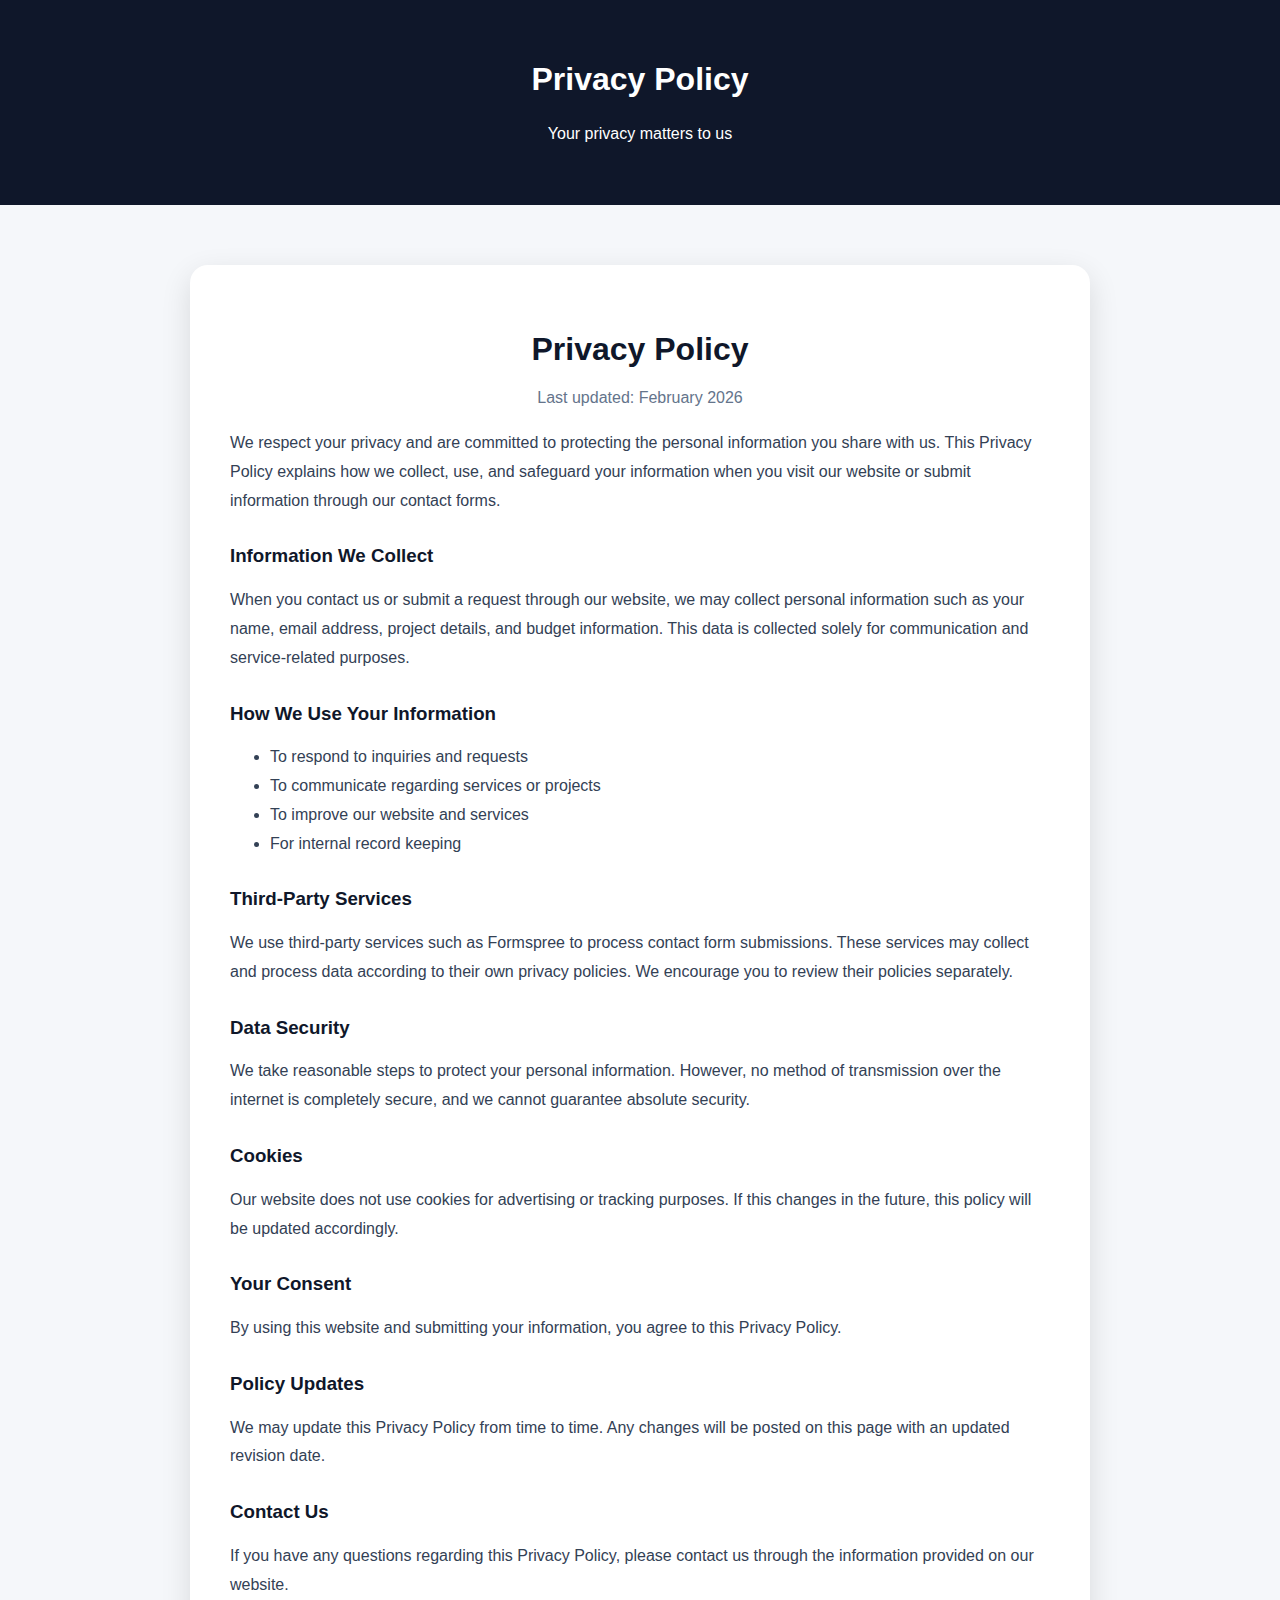
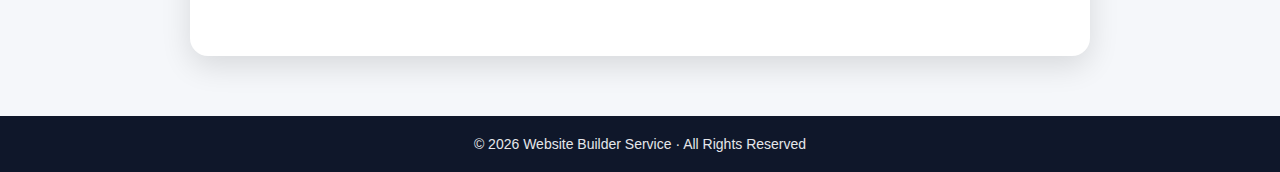
<file: privacy.html>
<!DOCTYPE html>
<html lang="en">
<head>
  <meta charset="UTF-8">
  <meta name="viewport" content="width=device-width, initial-scale=1.0">
  <title>Privacy Policy | Website Builder Service</title>

  <style>
    body {
      font-family: Arial, sans-serif;
      margin: 0;
      background: #f5f7fa;
      color: #334155;
    }

    header {
      background: #0f172a;
      color: #ffffff;
      padding: 40px 20px;
      text-align: center;
    }

    section {
      max-width: 900px;
      margin: auto;
      padding: 60px 20px;
    }

    .card {
      background: #ffffff;
      padding: 40px;
      border-radius: 18px;
      box-shadow: 0 10px 30px rgba(0,0,0,0.12);
    }

    h2 {
      color: #0f172a;
      font-size: 32px;
      margin-bottom: 10px;
      text-align: center;
    }

    h3 {
      color: #0f172a;
      margin-top: 30px;
    }

    p, li {
      font-size: 16px;
      line-height: 1.8;
    }

    footer {
      background: #0f172a;
      color: #e5e7eb;
      text-align: center;
      padding: 20px;
      font-size: 14px;
    }

    a {
      color: #22c55e;
      text-decoration: none;
    }
  </style>
</head>

<body>

<header>
  <h1>Privacy Policy</h1>
  <p>Your privacy matters to us</p>
</header>

<section>
  <div class="card">

    <h2>Privacy Policy</h2>
    <p style="text-align:center; color:#64748b;">Last updated: February 2026</p>

    <p>
      We respect your privacy and are committed to protecting the personal information you share with us.
      This Privacy Policy explains how we collect, use, and safeguard your information when you visit our website
      or submit information through our contact forms.
    </p>

    <h3>Information We Collect</h3>
    <p>
      When you contact us or submit a request through our website, we may collect personal information such as
      your name, email address, project details, and budget information.
      This data is collected solely for communication and service-related purposes.
    </p>

    <h3>How We Use Your Information</h3>
    <ul>
      <li>To respond to inquiries and requests</li>
      <li>To communicate regarding services or projects</li>
      <li>To improve our website and services</li>
      <li>For internal record keeping</li>
    </ul>

    <h3>Third-Party Services</h3>
    <p>
      We use third-party services such as Formspree to process contact form submissions.
      These services may collect and process data according to their own privacy policies.
      We encourage you to review their policies separately.
    </p>

    <h3>Data Security</h3>
    <p>
      We take reasonable steps to protect your personal information.
      However, no method of transmission over the internet is completely secure,
      and we cannot guarantee absolute security.
    </p>

    <h3>Cookies</h3>
    <p>
      Our website does not use cookies for advertising or tracking purposes.
      If this changes in the future, this policy will be updated accordingly.
    </p>

    <h3>Your Consent</h3>
    <p>
      By using this website and submitting your information, you agree to this Privacy Policy.
    </p>

    <h3>Policy Updates</h3>
    <p>
      We may update this Privacy Policy from time to time.
      Any changes will be posted on this page with an updated revision date.
    </p>

    <h3>Contact Us</h3>
    <p>
      If you have any questions regarding this Privacy Policy,
      please contact us through the information provided on our website.
    </p>

  </div>
</section>

<footer>
  © 2026 Website Builder Service · All Rights Reserved
</footer>

</body>
</html>
</file>
